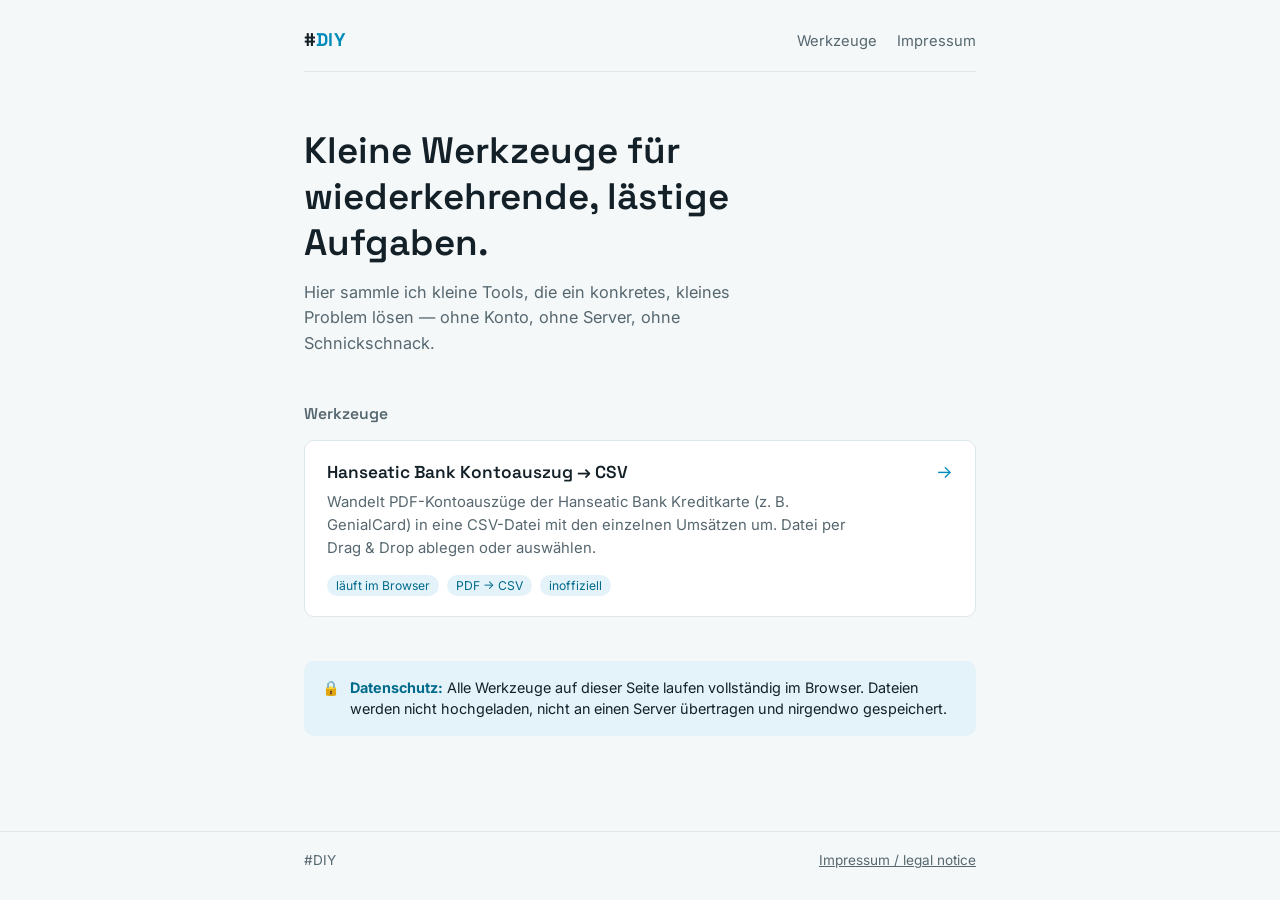
<file: index.html>
<!DOCTYPE html>
<html lang="de">
<head>
<meta charset="UTF-8">
<meta name="viewport" content="width=device-width, initial-scale=1">
<title>#DIY — kleine Werkzeuge</title>
<link rel="preconnect" href="https://fonts.googleapis.com">
<link rel="preconnect" href="https://fonts.gstatic.com" crossorigin>
<link href="https://fonts.googleapis.com/css2?family=Space+Grotesk:wght@500;600;700&family=Inter:wght@400;500;600&display=swap" rel="stylesheet">
<style>
  :root {
    --bg: #f5f8f9;
    --surface: #ffffff;
    --text: #142027;
    --muted: #56676f;
    --border: #dde6ea;
    --primary: #008cba;
    --primary-dark: #026a8c;
    --primary-tint: #e3f3f9;
    --radius: 10px;
    --serif-line: 1.55;
  }

  @media (prefers-color-scheme: dark) {
    :root:not([data-theme="light"]) {
      --bg: #0d1417;
      --surface: #131c21;
      --text: #e8eef0;
      --muted: #8fa1a8;
      --border: #223038;
      --primary: #35b1d9;
      --primary-dark: #6fd0ef;
      --primary-tint: #142931;
    }
  }

  :root[data-theme="dark"] {
    --bg: #0d1417;
    --surface: #131c21;
    --text: #e8eef0;
    --muted: #8fa1a8;
    --border: #223038;
    --primary: #35b1d9;
    --primary-dark: #6fd0ef;
    --primary-tint: #142931;
  }

  * { box-sizing: border-box; }

  html, body {
    margin: 0;
    padding: 0;
    background: var(--bg);
    color: var(--text);
    font-family: 'Inter', -apple-system, BlinkMacSystemFont, 'Segoe UI', sans-serif;
    -webkit-font-smoothing: antialiased;
  }

  body {
    min-height: 100vh;
    display: flex;
    flex-direction: column;
  }

  a { color: var(--primary-dark); }
  a:focus-visible, button:focus-visible, .tool:focus-visible {
    outline: 2px solid var(--primary);
    outline-offset: 3px;
  }

  .wrap {
    width: 100%;
    max-width: 720px;
    margin: 0 auto;
    padding: 0 24px;
  }

  header.site {
    padding: 28px 0 0;
  }

  .brand {
    display: flex;
    align-items: baseline;
    justify-content: space-between;
    gap: 16px;
    padding-bottom: 20px;
    border-bottom: 1px solid var(--border);
  }

  .brand .mark {
    font-family: 'Space Grotesk', sans-serif;
    font-weight: 700;
    font-size: 1.15rem;
    letter-spacing: 0.01em;
    color: var(--text);
    text-decoration: none;
  }

  .brand .mark span {
    color: var(--primary);
  }

  nav.site-nav {
    display: flex;
    gap: 20px;
    font-size: 0.92rem;
  }

  nav.site-nav a {
    color: var(--muted);
    text-decoration: none;
  }

  nav.site-nav a:hover { color: var(--primary-dark); }

  main { flex: 1; }

  .hero {
    padding: 56px 0 40px;
  }

  .hero h1 {
    font-family: 'Space Grotesk', sans-serif;
    font-weight: 600;
    font-size: clamp(1.7rem, 4vw, 2.3rem);
    line-height: 1.25;
    margin: 0 0 14px;
    max-width: 18ch;
  }

  .hero p {
    color: var(--muted);
    font-size: 1.02rem;
    line-height: var(--serif-line);
    max-width: 46ch;
    margin: 0;
  }

  section.tools {
    padding: 8px 0 48px;
  }

  section.tools h2 {
    font-family: 'Space Grotesk', sans-serif;
    font-size: 0.98rem;
    font-weight: 600;
    color: var(--muted);
    margin: 0 0 16px;
  }

  .tool-list {
    display: flex;
    flex-direction: column;
    gap: 12px;
  }

  .tool {
    display: block;
    text-decoration: none;
    color: inherit;
    border: 1px solid var(--border);
    border-radius: var(--radius);
    background: var(--surface);
    padding: 20px 22px;
    transition: border-color 0.15s ease, transform 0.15s ease;
  }

  .tool:hover {
    border-color: var(--primary);
  }

  .tool-head {
    display: flex;
    align-items: center;
    justify-content: space-between;
    gap: 12px;
  }

  .tool-title {
    font-family: 'Space Grotesk', sans-serif;
    font-weight: 600;
    font-size: 1.08rem;
  }

  .tool-arrow {
    color: var(--primary);
    font-size: 1.1rem;
    flex-shrink: 0;
    transition: transform 0.15s ease;
  }

  .tool:hover .tool-arrow { transform: translateX(3px); }

  .tool-desc {
    color: var(--muted);
    font-size: 0.93rem;
    line-height: 1.55;
    margin-top: 8px;
    max-width: 60ch;
  }

  .tool-tags {
    display: flex;
    gap: 8px;
    margin-top: 14px;
    flex-wrap: wrap;
  }

  .tool-tags span {
    font-size: 0.76rem;
    color: var(--primary-dark);
    background: var(--primary-tint);
    padding: 3px 9px;
    border-radius: 100px;
  }

  .privacy-note {
    display: flex;
    gap: 10px;
    align-items: flex-start;
    margin-top: 44px;
    padding: 16px 18px;
    border-radius: var(--radius);
    background: var(--primary-tint);
    color: var(--text);
    font-size: 0.9rem;
    line-height: 1.5;
  }

  .privacy-note strong { color: var(--primary-dark); }

  footer.site {
    border-top: 1px solid var(--border);
  }

  footer.site .wrap {
    padding: 20px 24px 32px;
    display: flex;
    justify-content: space-between;
    align-items: center;
    gap: 12px;
    flex-wrap: wrap;
    color: var(--muted);
    font-size: 0.85rem;
  }

  footer.site a {
    color: var(--muted);
  }

  footer.site a:hover { color: var(--primary-dark); }

  @media (max-width: 480px) {
    .brand { flex-direction: column; align-items: flex-start; gap: 8px; }
    .hero { padding: 40px 0 28px; }
    .tool { padding: 16px 18px; }
  }

  @media (prefers-reduced-motion: reduce) {
    * { transition: none !important; }
  }
</style>
</head>
<body>

<header class="site">
  <div class="wrap">
    <div class="brand">
      <a href="#" class="mark">#<span>DIY</span></a>
      <nav class="site-nav">
        <a href="#tools">Werkzeuge</a>
        <a href="notice.html">Impressum</a>
      </nav>
    </div>
  </div>
</header>

<main>
  <div class="wrap">
    <section class="hero">
      <h1>Kleine Werkzeuge für wiederkehrende, lästige Aufgaben.</h1>
      <p>Hier sammle ich kleine Tools, die ein konkretes, kleines Problem lösen — ohne Konto, ohne Server, ohne Schnickschnack.</p>
    </section>

    <section class="tools" id="tools">
      <h2>Werkzeuge</h2>
      <div class="tool-list">
        <a class="tool" href="tools/hanseatic-kontoauszug-csv/">
          <div class="tool-head">
            <span class="tool-title">Hanseatic Bank Kontoauszug → CSV</span>
            <span class="tool-arrow">→</span>
          </div>
          <p class="tool-desc">Wandelt PDF-Kontoauszüge der Hanseatic Bank Kreditkarte (z. B. GenialCard) in eine CSV-Datei mit den einzelnen Umsätzen um. Datei per Drag &amp; Drop ablegen oder auswählen.</p>
          <div class="tool-tags">
            <span>läuft im Browser</span>
            <span>PDF → CSV</span>
            <span>inoffiziell</span>
          </div>
        </a>
      </div>

      <div class="privacy-note">
        <span>🔒</span>
        <span><strong>Datenschutz:</strong> Alle Werkzeuge auf dieser Seite laufen vollständig im Browser. Dateien werden nicht hochgeladen, nicht an einen Server übertragen und nirgendwo gespeichert.</span>
      </div>
    </section>
  </div>
</main>

<footer class="site">
  <div class="wrap">
    <span>#DIY</span>
    <a href="notice.html">Impressum / legal notice</a>
  </div>
</footer>

</body>
</html>
</file>
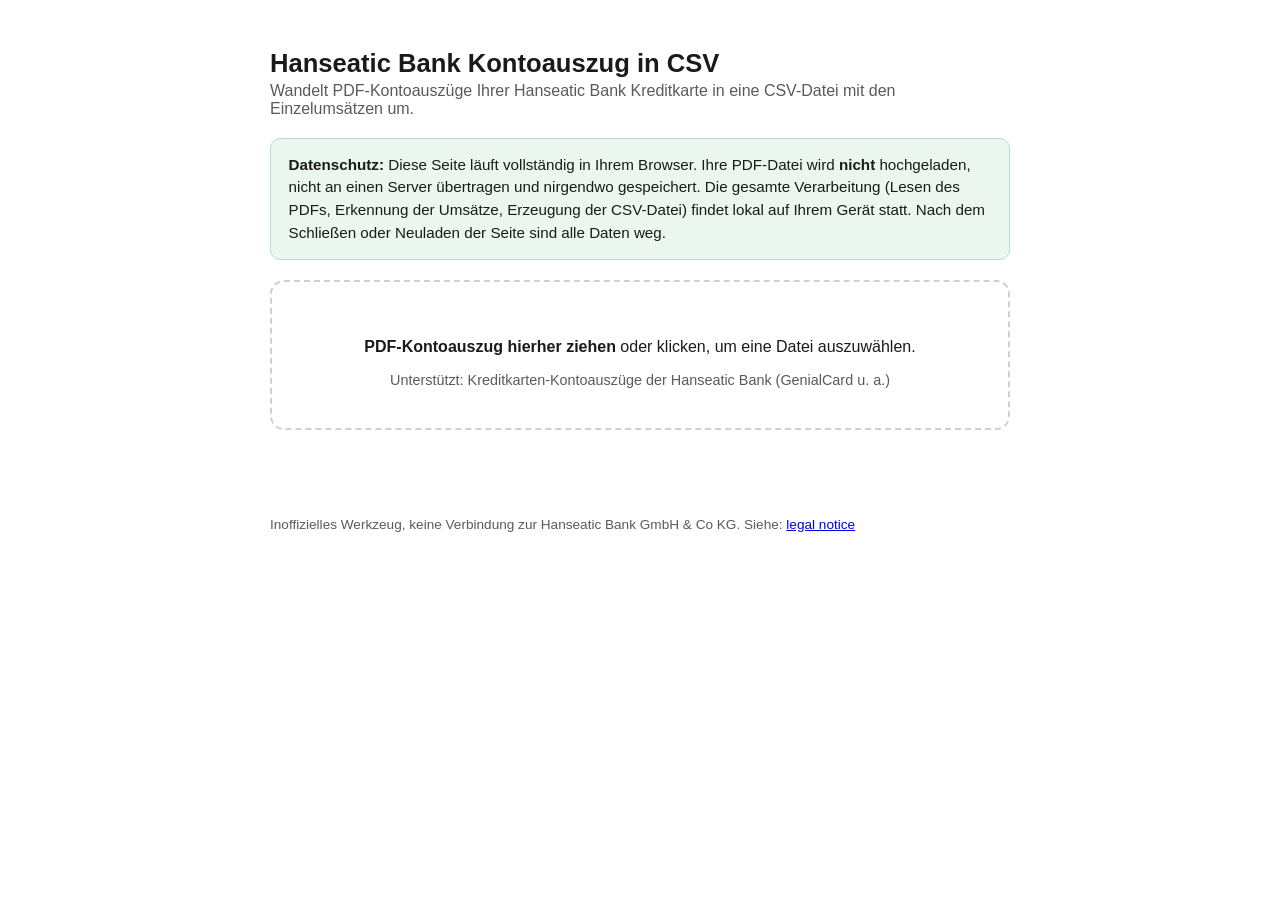
<file: tools/hanseatic-kontoauszug-csv/index.html>
<!doctype html>
<html lang="de">
<head>
  <meta charset="utf-8" />
  <meta name="viewport" content="width=device-width, initial-scale=1" />
  <title>Hanseatic Bank Kontoauszug in CSV</title>
  <link rel="stylesheet" href="style.css" />
</head>
<body>
  <main class="page">
    <header>
      <h1>Hanseatic Bank Kontoauszug in CSV</h1>
      <p class="subtitle">
        Wandelt PDF-Kontoauszüge Ihrer Hanseatic Bank Kreditkarte in eine CSV-Datei mit den
        Einzelumsätzen um.
      </p>
    </header>

    <section class="privacy-notice" aria-label="Datenschutzhinweis">
      <strong>Datenschutz:</strong> Diese Seite läuft vollständig in Ihrem Browser. Ihre PDF-Datei
      wird <strong>nicht</strong> hochgeladen, nicht an einen Server übertragen und nirgendwo
      gespeichert. Die gesamte Verarbeitung (Lesen des PDFs, Erkennung der Umsätze, Erzeugung der
      CSV-Datei) findet lokal auf Ihrem Gerät statt. Nach dem Schließen oder Neuladen der Seite
      sind alle Daten weg.
    </section>

    <section
      id="dropzone"
      class="dropzone"
      tabindex="0"
      role="button"
      aria-label="PDF-Kontoauszug auswählen oder hierher ziehen"
    >
      <p><strong>PDF-Kontoauszug hierher ziehen</strong> oder klicken, um eine Datei auszuwählen.</p>
      <p class="hint">Unterstützt: Kreditkarten-Kontoauszüge der Hanseatic Bank (GenialCard u. a.)</p>
      <input id="file-input" type="file" accept="application/pdf,.pdf" hidden />
    </section>

    <p id="status" class="status" role="status"></p>
    <p id="error" class="error" role="alert" hidden></p>

    <section id="result" class="result" hidden>
      <p id="summary" class="summary"></p>
      <div class="table-wrap">
        <table id="preview-table">
          <thead>
            <tr>
              <th>Buchungsdatum</th>
              <th>Transaktionsdatum</th>
              <th>Beschreibung</th>
              <th>Betrag in €</th>
              <th>Kontoauszugsnr.</th>
            </tr>
          </thead>
          <tbody></tbody>
        </table>
      </div>
      <button id="download-btn" type="button">CSV herunterladen</button>
    </section>

    <footer>
      <p>
        Inoffizielles Werkzeug, keine Verbindung zur Hanseatic Bank GmbH &amp; Co KG.
        Siehe: <a href="/notice.html">legal notice</a>
      </p>
    </footer>
  </main>

  <script type="module" src="js/app.js"></script>
</body>
</html>
</file>
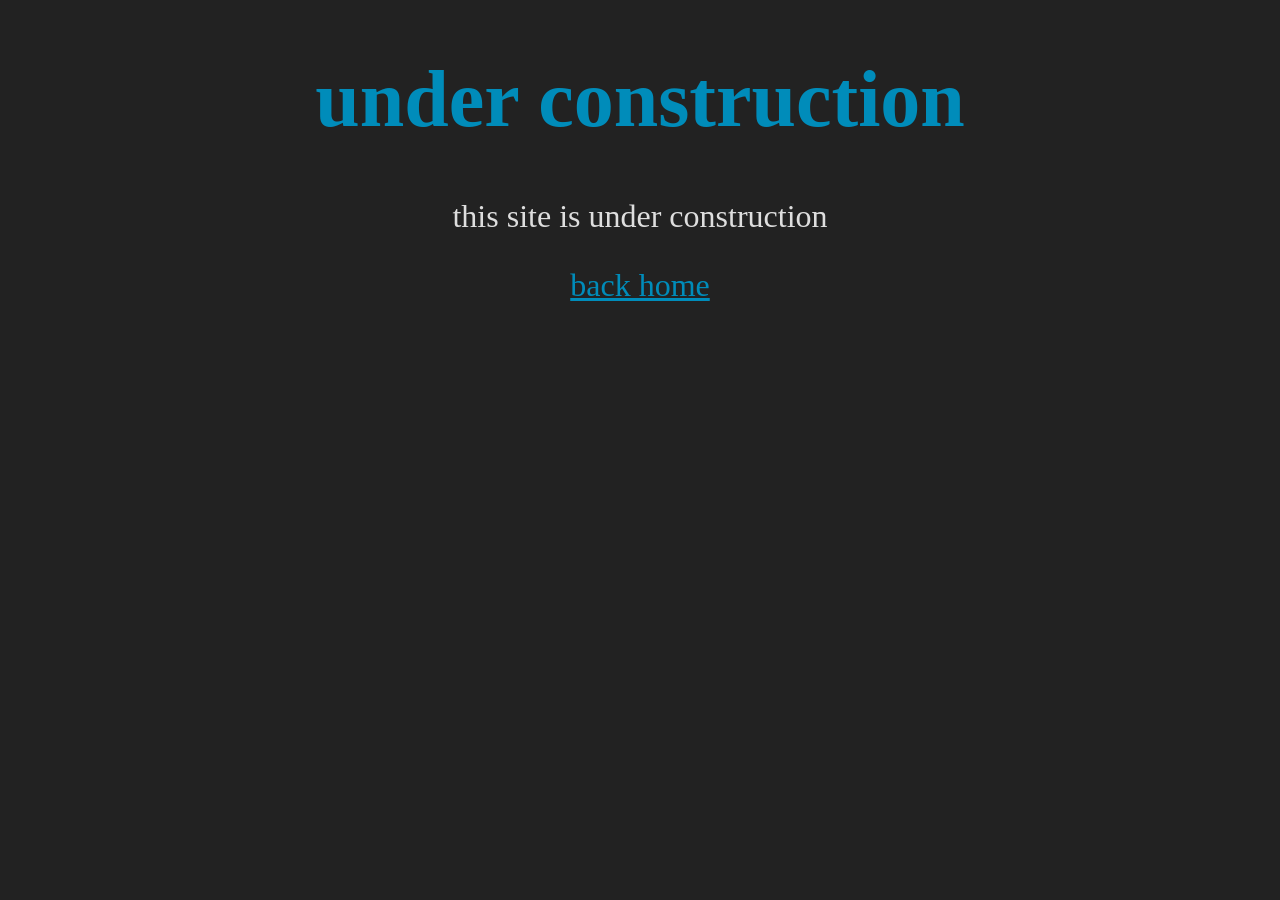
<file: notice.html>
<!DOCTYPE html>

<html lang="de">
  <head>
    <link rel="stylesheet" href="css/style.css">

        <!-- Favicons Start-->
        <!-- Für Apple-Geräte -->
        <link rel="apple-touch-icon" sizes="180x180" href="images/icons/apple-touch-icon-180x180.png">
        <!-- Für Browser -->
        <link rel="shortcut icon" type="image/x-icon" href="images/icons/favicon-32x32.ico">
        <link rel="icon" type="image/png" sizes="96x96" href="images/icons/favicon-96x96.png">
        <!-- Für Windows -->
        <meta name="msapplication-square310x310logo" content="images/icons/mstile-310x310.png">
        <meta name="msapplication-TileColor" content="008cba">
        <!-- Favicons Ende-->
  </head>

  <body>
    <h1>under construction</h3>
    <p>this site is under construction</p>
    <a href="/index.html">back home</a>
  </body>

</html>
</file>
<file: tools/hanseatic-kontoauszug-csv/style.css>
:root {
  color-scheme: light dark;
  --bg: #ffffff;
  --fg: #1a1a1a;
  --muted: #5a5a5a;
  --border: #d0d0d0;
  --accent: #0f6e3d;
  --accent-contrast: #ffffff;
  --notice-bg: #eaf6ee;
  --notice-border: #b7e0c4;
  --error-bg: #fdecec;
  --error-border: #f3b4b4;
  --error-fg: #8a1f1f;
  --row-alt: #f7f7f7;
}

@media (prefers-color-scheme: dark) {
  :root {
    --bg: #14171a;
    --fg: #f0f0f0;
    --muted: #a0a6ab;
    --border: #3a3f44;
    --accent: #35c07a;
    --accent-contrast: #06170e;
    --notice-bg: #142a1d;
    --notice-border: #235a37;
    --error-bg: #2c1414;
    --error-border: #6b2626;
    --error-fg: #f5b5b5;
    --row-alt: #1b1f23;
  }
}

* {
  box-sizing: border-box;
}

body {
  margin: 0;
  font-family: -apple-system, BlinkMacSystemFont, "Segoe UI", Roboto, Helvetica, Arial,
    sans-serif;
  background: var(--bg);
  color: var(--fg);
}

.page {
  max-width: 780px;
  margin: 0 auto;
  padding: 2rem 1.25rem 4rem;
}

h1 {
  font-size: 1.6rem;
  margin-bottom: 0.25rem;
}

.subtitle {
  color: var(--muted);
  margin-top: 0;
}

.privacy-notice {
  background: var(--notice-bg);
  border: 1px solid var(--notice-border);
  border-radius: 10px;
  padding: 0.9rem 1.1rem;
  margin: 1.25rem 0;
  font-size: 0.95rem;
  line-height: 1.5;
}

.dropzone {
  border: 2px dashed var(--border);
  border-radius: 14px;
  padding: 2.5rem 1.5rem;
  text-align: center;
  cursor: pointer;
  transition: border-color 0.15s, background-color 0.15s;
}

.dropzone:hover,
.dropzone:focus-visible {
  border-color: var(--accent);
  outline: none;
}

.dropzone.dragover {
  border-color: var(--accent);
  background: var(--notice-bg);
}

.dropzone .hint {
  color: var(--muted);
  font-size: 0.9rem;
  margin-bottom: 0;
}

.status {
  min-height: 1.4em;
  color: var(--muted);
}

.error {
  background: var(--error-bg);
  border: 1px solid var(--error-border);
  color: var(--error-fg);
  border-radius: 10px;
  padding: 0.75rem 1rem;
}

.result {
  margin-top: 1rem;
}

.summary {
  font-weight: 600;
}

.table-wrap {
  overflow-x: auto;
  border: 1px solid var(--border);
  border-radius: 10px;
  margin-bottom: 1rem;
}

table {
  border-collapse: collapse;
  width: 100%;
  font-size: 0.9rem;
  white-space: nowrap;
}

th,
td {
  text-align: left;
  padding: 0.5rem 0.75rem;
  border-bottom: 1px solid var(--border);
}

tbody tr:nth-child(even) {
  background: var(--row-alt);
}

.amount {
  text-align: right;
  font-variant-numeric: tabular-nums;
}

.amount.neg {
  color: #c0392b;
}

.amount.pos {
  color: #1f8a4c;
}

button#download-btn {
  background: var(--accent);
  color: var(--accent-contrast);
  border: none;
  border-radius: 8px;
  padding: 0.7rem 1.4rem;
  font-size: 1rem;
  cursor: pointer;
}

button#download-btn:hover {
  filter: brightness(1.08);
}

footer {
  margin-top: 3rem;
  color: var(--muted);
  font-size: 0.85rem;
}
</file>
<file: css/style.css>
:root{
        --primary-color: #008cba;
        --background-color: #222;
        --primary-font: "Verdana', sans-serif;"

      }

      h1 {
        color: var(--primary-color);
        font-size: clamp(2rem, 10vw, 5rem);
        text-decoration: none;
        font-family: var(--primary-font);      

        }

      h2 {
        font-size: 2.0rem;
        text-decoration: none;
        font-family: var(--primary-font);      

      }

      body {
        background-color: var(--background-color);
        color: rgba(255, 255, 255, 0.85);
        font-family: var(--primary-font);      
        text-align: center;
        margin: 2em;
        
          p {
        font-size: 2.0rem;
      }  

        }

        footer
       {
        p{
          font-size: 1rem;
          font-family: var(--primary-font);      

        }}

      a { 
        font-size: 2rem;
        font-family: var(--primary-font);      
        color: var(--primary-color) 
      
      }
</file>
